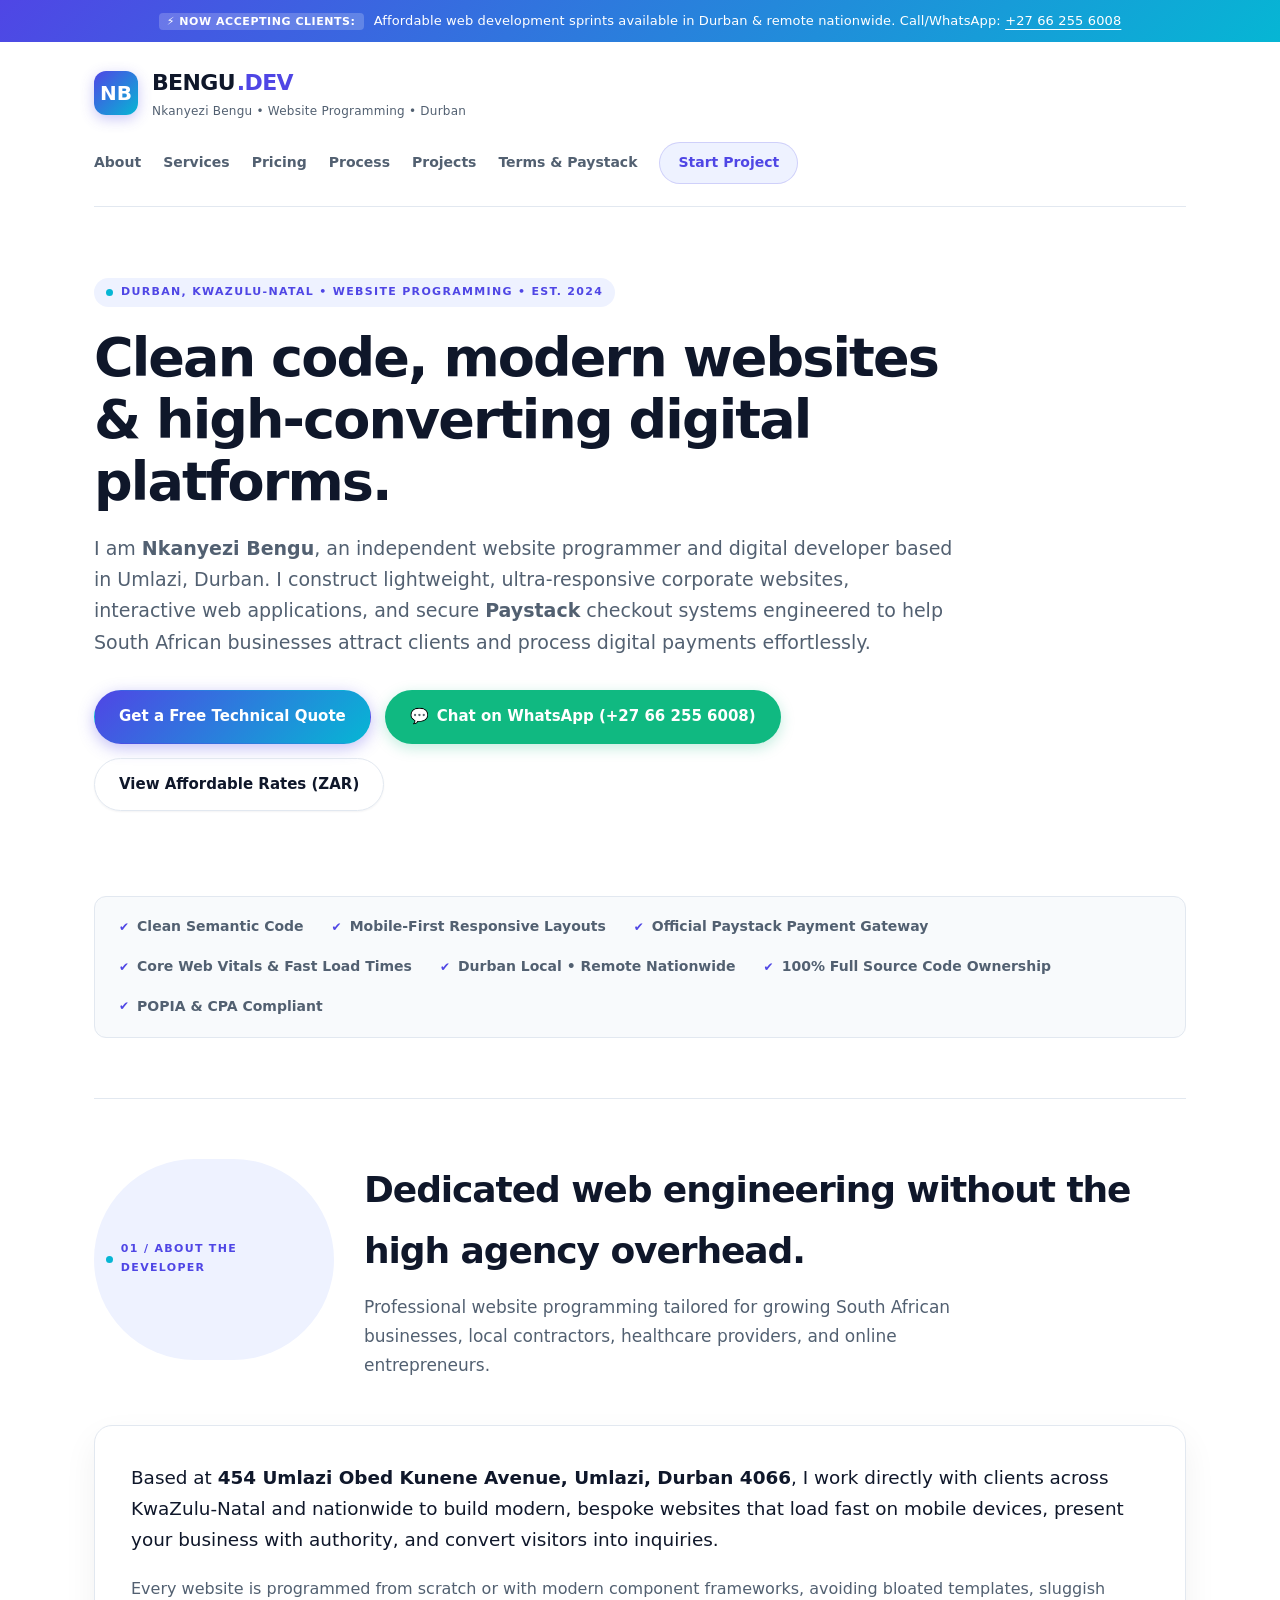
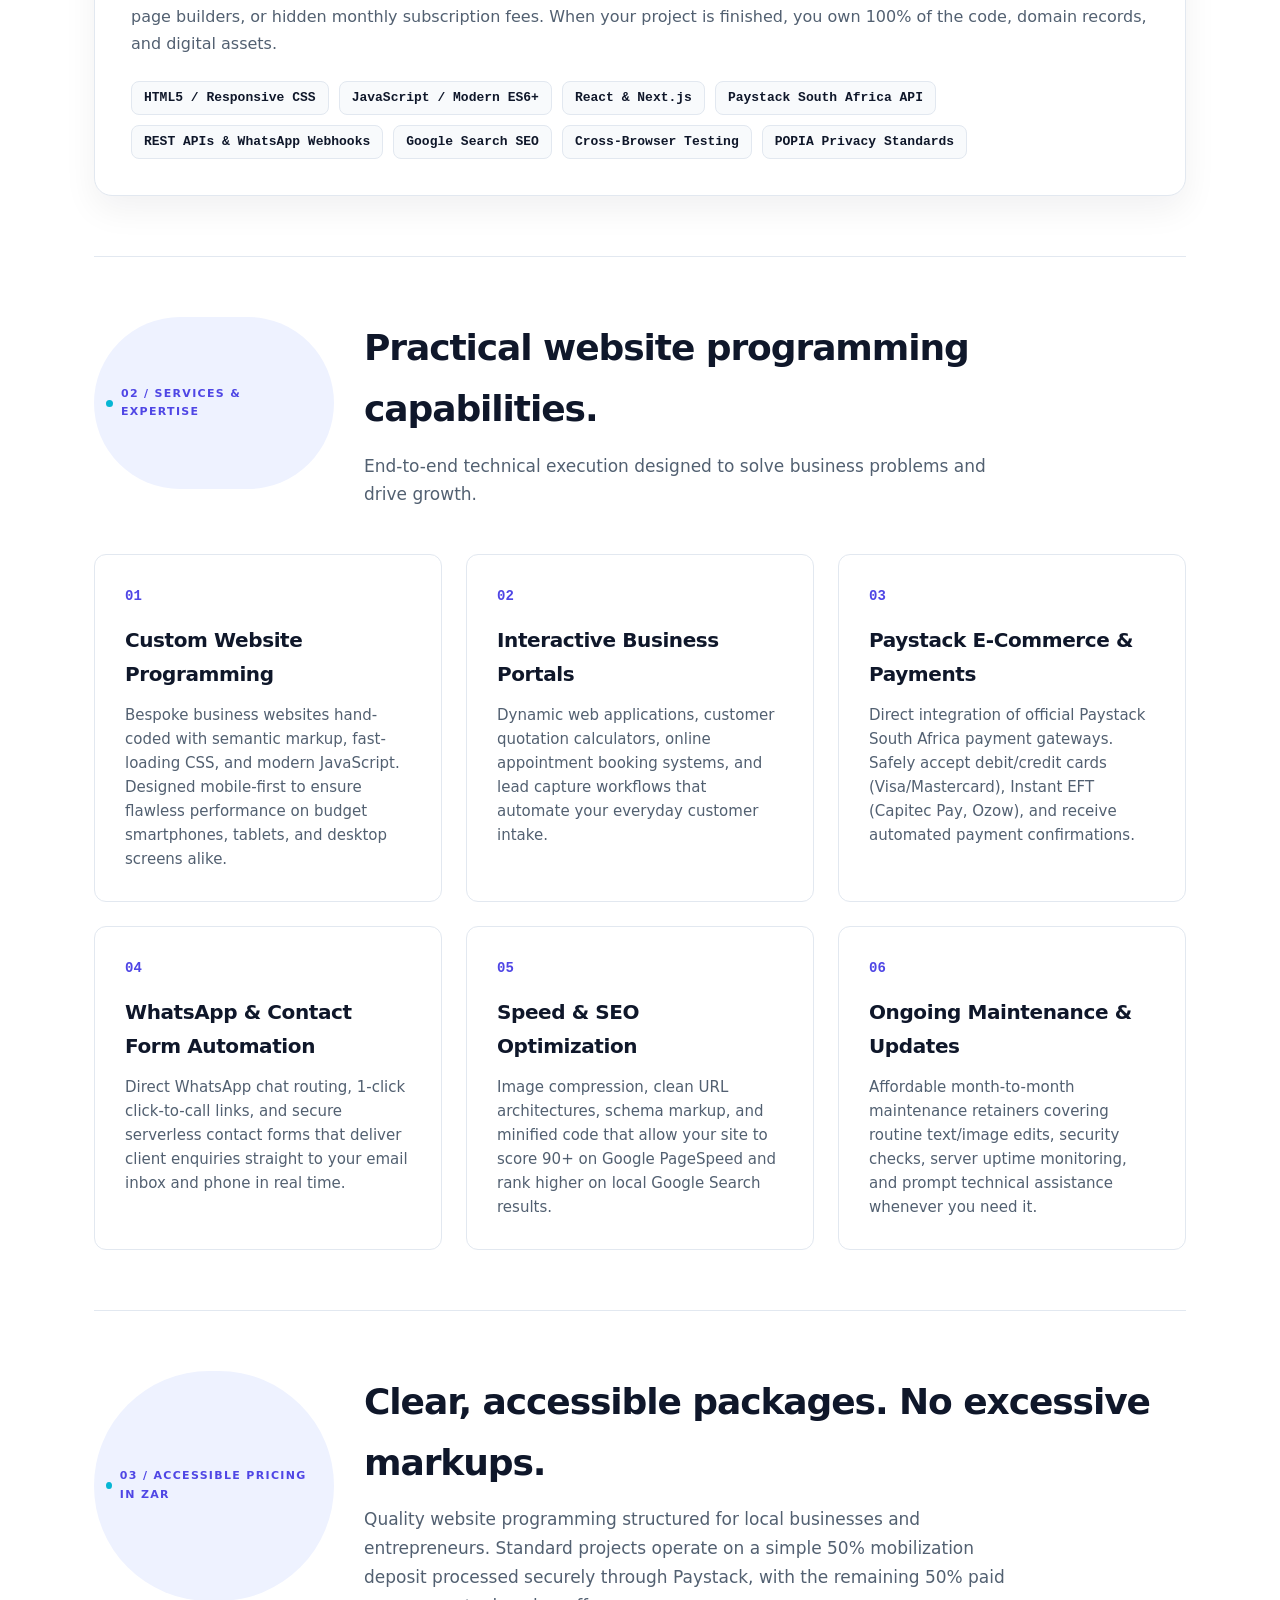
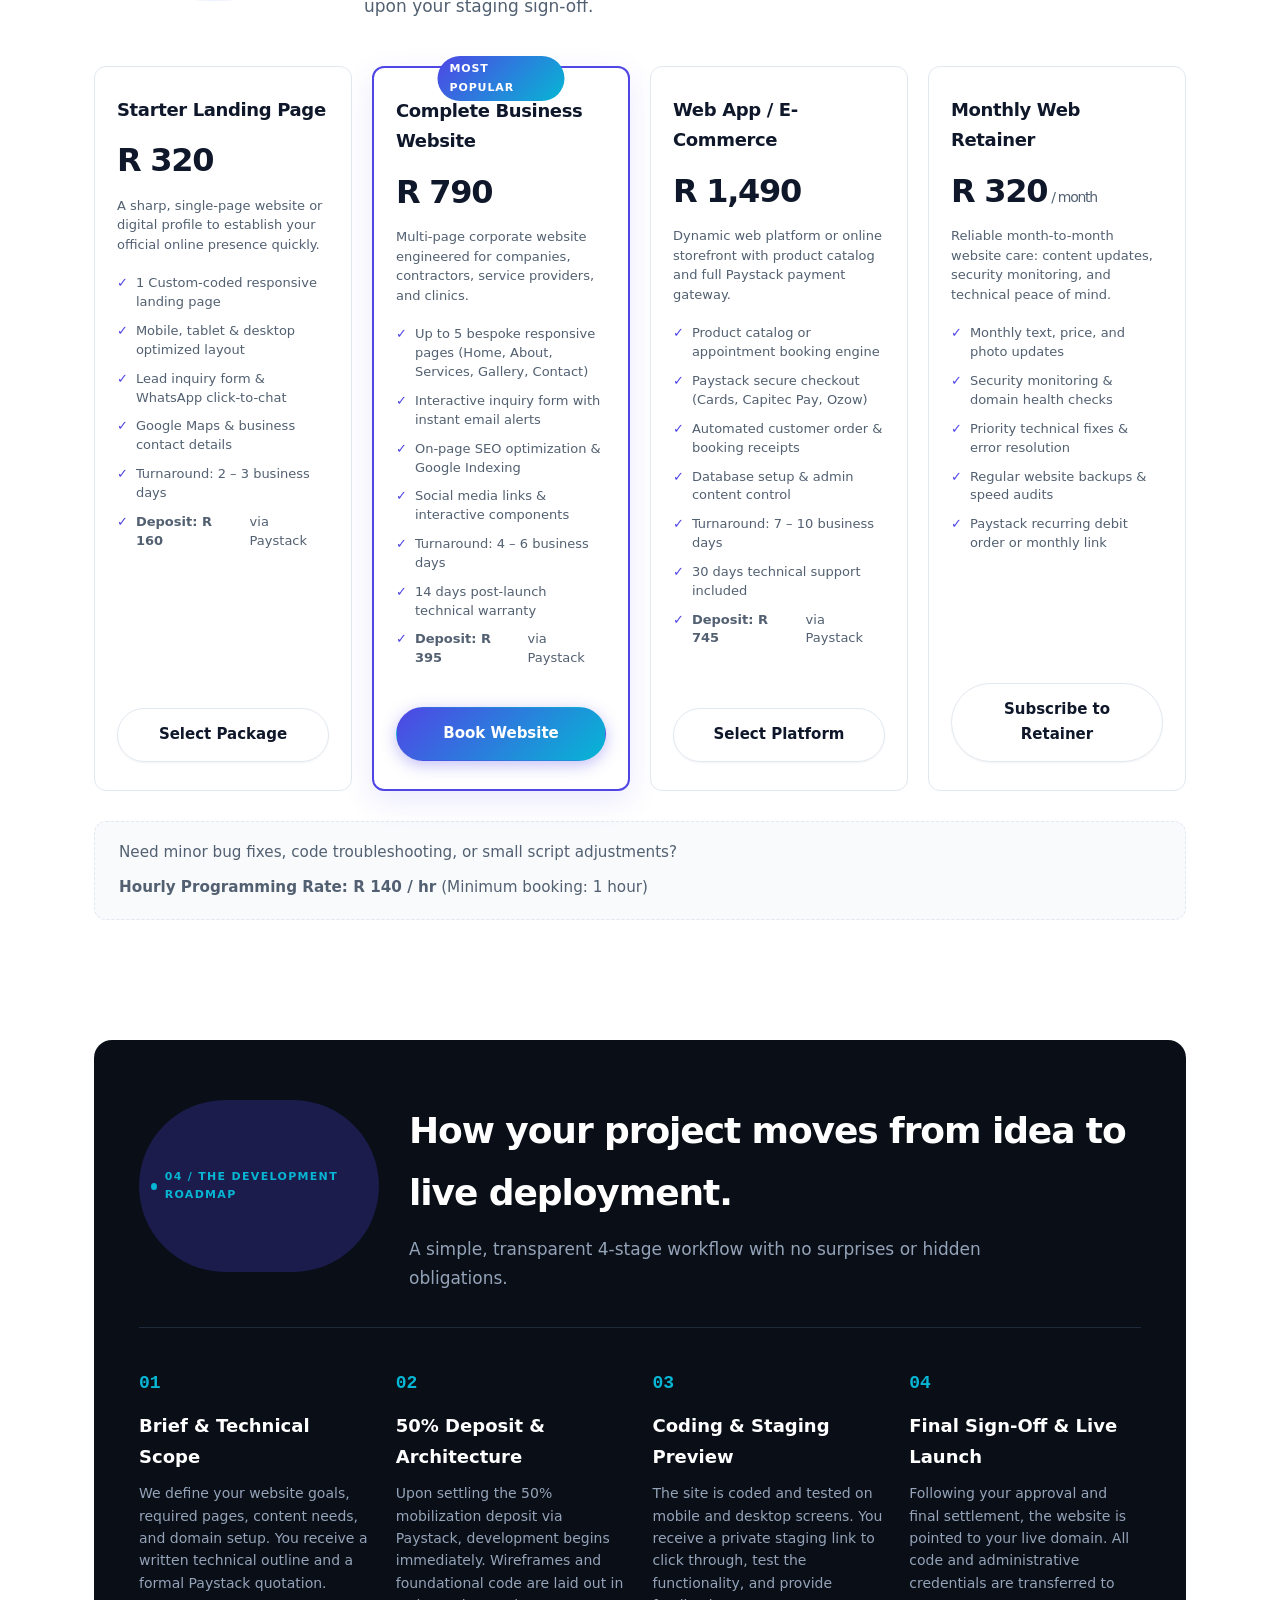
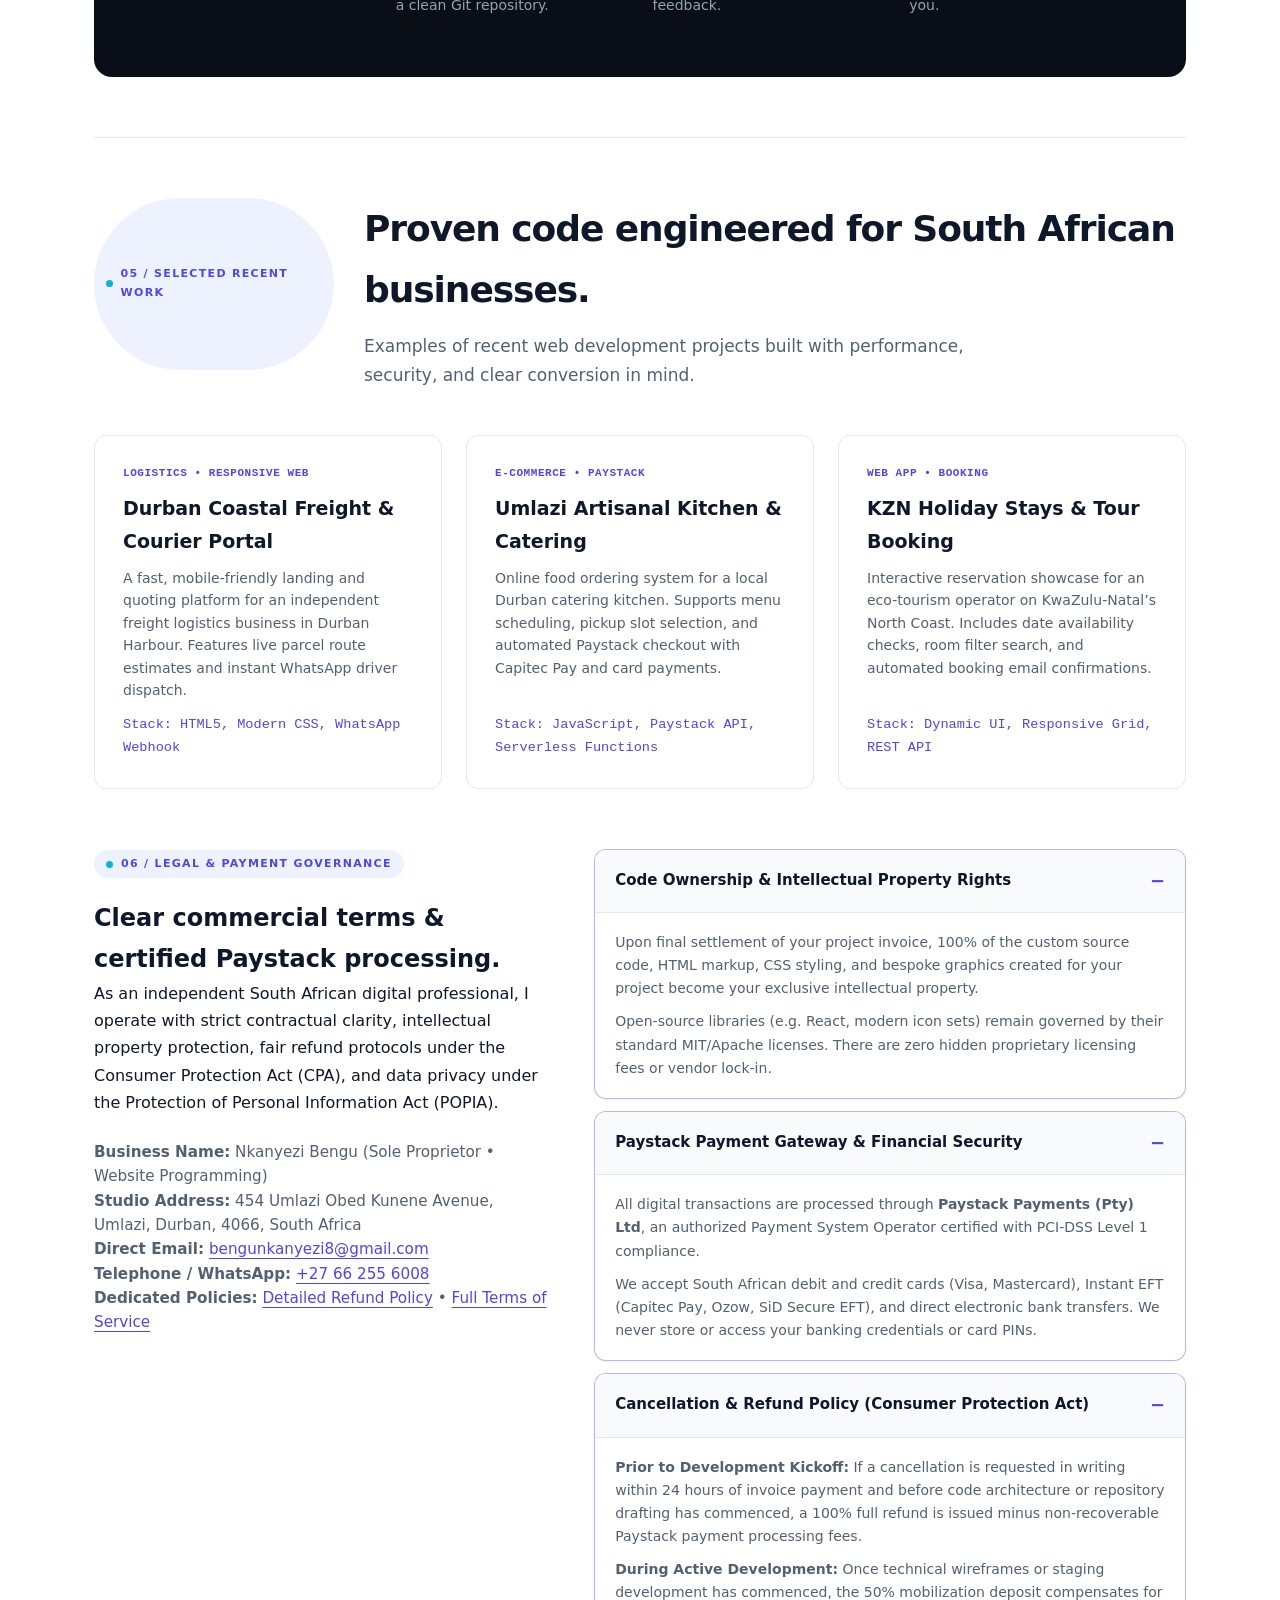
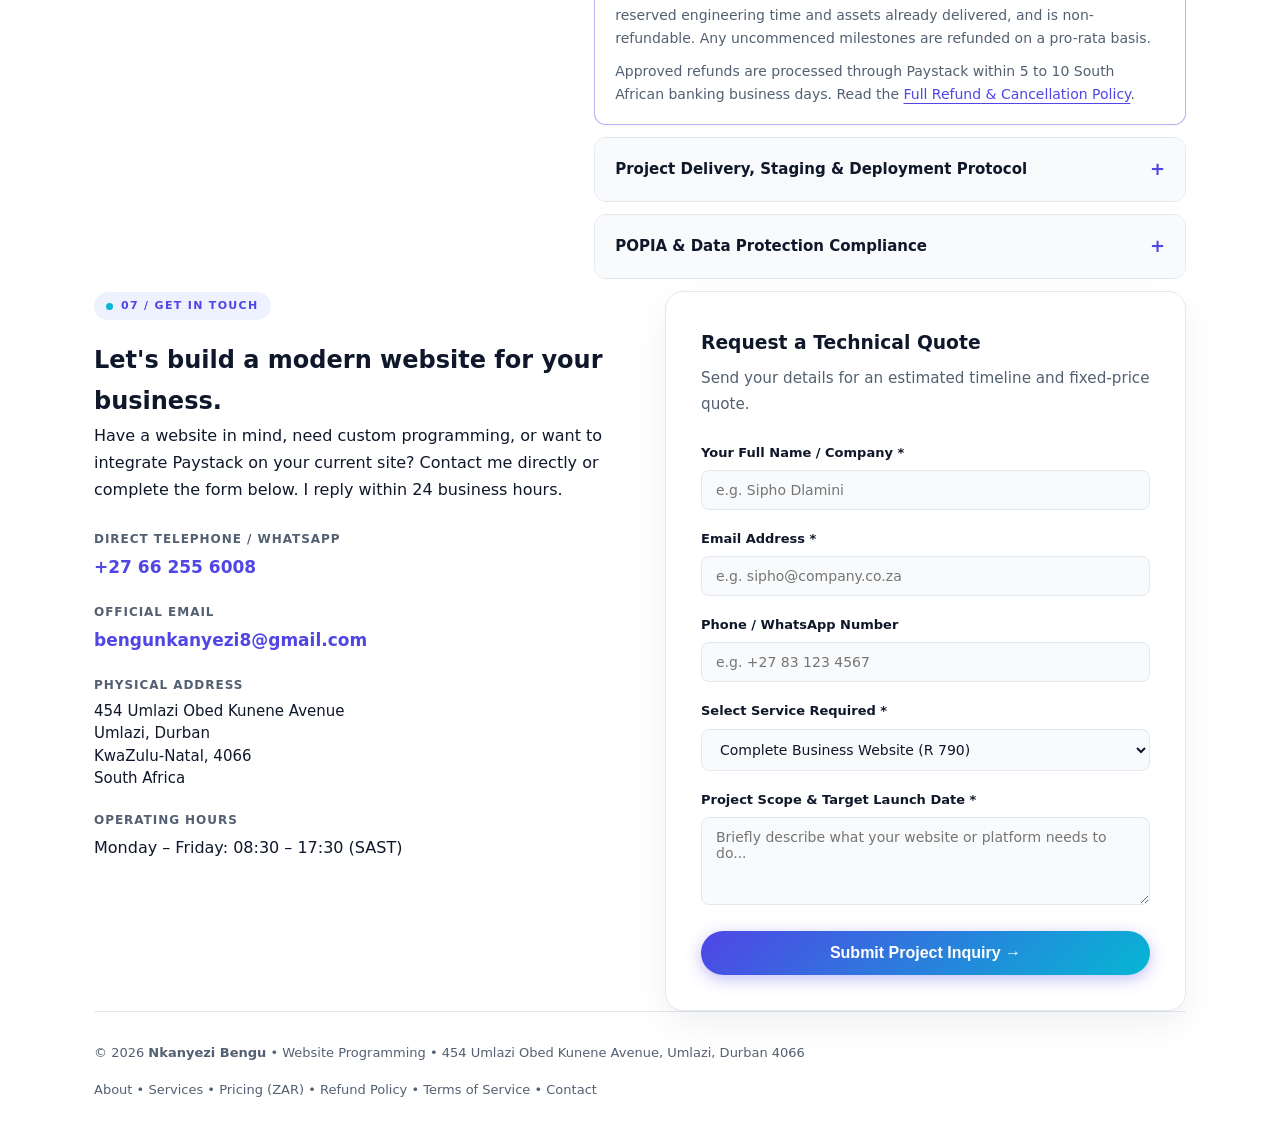
<file: index.html>
<!DOCTYPE html>
<html lang="en">
<head>
  <meta charset="UTF-8">
  <meta name="viewport" content="width=device-width, initial-scale=1.0">
  <title>Nkanyezi Bengu &bull; Website Programming &amp; Web Development | Durban, South Africa</title>
  <meta name="description" content="Official website of Nkanyezi Bengu. Professional website programming, responsive business websites, web apps, and Paystack payment integrations based in Umlazi, Durban.">
  <meta name="keywords" content="Nkanyezi Bengu, Website Programming Durban, Web Developer Umlazi, Paystack Integration South Africa, Custom Websites, Frontend Developer Durban">
  <meta name="author" content="Nkanyezi Bengu">

  <!-- Open Graph -->
  <meta property="og:type" content="website">
  <meta property="og:title" content="Nkanyezi Bengu &bull; Professional Website Programming">
  <meta property="og:description" content="Clean code, modern websites & high-converting digital platforms. Based in Durban, South Africa.">
  <meta property="og:url" content="https://bengu-web.vercel.app">

  <!-- Favicon SVG -->
  <link rel="icon" type="image/svg+xml" href="data:image/svg+xml,<svg xmlns='http://www.w3.org/2000/svg' viewBox='0 0 100 100'><rect width='100' height='100' rx='22' fill='%23090e17'/><path d='M30 75 V25 L70 75 V25' stroke='%234f46e5' stroke-width='10' stroke-linecap='round' stroke-linejoin='round' fill='none'/><circle cx='70' cy='25' r='5' fill='%2306b6d4'/></svg>">

  <link rel="stylesheet" href="/styles.css">
</head>
<body>
  <a class="skip" href="#main">Skip to main content</a>

  <div class="top-announcement">
    <strong>⚡ NOW ACCEPTING CLIENTS:</strong> Affordable web development sprints available in Durban &amp; remote nationwide. Call/WhatsApp: <a href="tel:+27662556008" style="color: #fff; text-decoration: underline;">+27 66 255 6008</a>
  </div>

  <div class="wrap">
    <header>
      <div class="brand-wrapper">
        <div class="brand-logo-mark">NB</div>
        <div class="brand-names">
          <a class="wordmark" href="/">BENGU<span>.DEV</span></a>
          <span class="brand-sub">Nkanyezi Bengu &bull; Website Programming &bull; Durban</span>
        </div>
      </div>
      <nav aria-label="Main Navigation">
        <a href="#about">About</a>
        <a href="#services">Services</a>
        <a href="#pricing">Pricing</a>
        <a href="#process">Process</a>
        <a href="#work">Projects</a>
        <a href="#compliance">Terms &amp; Paystack</a>
        <a href="#contact" class="nav-cta-btn">Start Project</a>
      </nav>
    </header>

    <main id="main">
      <!-- Hero Section -->
      <section class="hero">
        <div>
          <span class="eyebrow">DURBAN, KWAZULU-NATAL &bull; WEBSITE PROGRAMMING &bull; EST. 2024</span>
          <h1>Clean code, modern websites &amp; high-converting digital platforms.</h1>
          <p class="intro">
            I am <strong>Nkanyezi Bengu</strong>, an independent website programmer and digital developer based in Umlazi, Durban. 
            I construct lightweight, ultra-responsive corporate websites, interactive web applications, and secure 
            <strong>Paystack</strong> checkout systems engineered to help South African businesses attract clients and process digital payments effortlessly.
          </p>
          <div class="btn-group">
            <a class="button primary-accent" href="#contact">Get a Free Technical Quote</a>
            <a class="button whatsapp-btn" href="https://wa.me/27662556008" target="_blank" rel="noopener noreferrer">
              <span>💬</span> Chat on WhatsApp (+27 66 255 6008)
            </a>
            <a class="button outline" href="#pricing">View Affordable Rates (ZAR)</a>
          </div>
        </div>
      </section>

      <!-- Feature Strip -->
      <div class="strip">
        <span>Clean Semantic Code</span>
        <span>Mobile-First Responsive Layouts</span>
        <span>Official Paystack Payment Gateway</span>
        <span>Core Web Vitals &amp; Fast Load Times</span>
        <span>Durban Local &bull; Remote Nationwide</span>
        <span>100% Full Source Code Ownership</span>
        <span>POPIA &amp; CPA Compliant</span>
      </div>

      <!-- About Section -->
      <section class="section" id="about">
        <div class="section-top">
          <span class="eyebrow">01 / ABOUT THE DEVELOPER</span>
          <div>
            <h2>Dedicated web engineering without the high agency overhead.</h2>
            <p>
              Professional website programming tailored for growing South African businesses, local contractors, healthcare providers, and online entrepreneurs.
            </p>
          </div>
        </div>

        <div class="about-card">
          <p style="font-size: 1.15rem; color: var(--text-main); margin-bottom: 20px;">
            Based at <strong>454 Umlazi Obed Kunene Avenue, Umlazi, Durban 4066</strong>, I work directly with clients across KwaZulu-Natal 
            and nationwide to build modern, bespoke websites that load fast on mobile devices, present your business with authority, and convert visitors into inquiries.
          </p>
          <p style="color: var(--text-muted); margin-bottom: 24px;">
            Every website is programmed from scratch or with modern component frameworks, avoiding bloated templates, sluggish page builders, 
            or hidden monthly subscription fees. When your project is finished, you own 100% of the code, domain records, and digital assets.
          </p>

          <div style="display: flex; flex-wrap: wrap; gap: 10px; margin-top: 15px;">
            <span class="tech-tag">HTML5 / Responsive CSS</span>
            <span class="tech-tag">JavaScript / Modern ES6+</span>
            <span class="tech-tag">React &amp; Next.js</span>
            <span class="tech-tag">Paystack South Africa API</span>
            <span class="tech-tag">REST APIs &amp; WhatsApp Webhooks</span>
            <span class="tech-tag">Google Search SEO</span>
            <span class="tech-tag">Cross-Browser Testing</span>
            <span class="tech-tag">POPIA Privacy Standards</span>
          </div>
        </div>
      </section>

      <!-- Services Section -->
      <section class="section" id="services">
        <div class="section-top">
          <span class="eyebrow">02 / SERVICES &amp; EXPERTISE</span>
          <div>
            <h2>Practical website programming capabilities.</h2>
            <p>End-to-end technical execution designed to solve business problems and drive growth.</p>
          </div>
        </div>

        <div class="services">
          <div class="service">
            <span class="number">01</span>
            <h3>Custom Website Programming</h3>
            <p>
              Bespoke business websites hand-coded with semantic markup, fast-loading CSS, and modern JavaScript. 
              Designed mobile-first to ensure flawless performance on budget smartphones, tablets, and desktop screens alike.
            </p>
          </div>

          <div class="service">
            <span class="number">02</span>
            <h3>Interactive Business Portals</h3>
            <p>
              Dynamic web applications, customer quotation calculators, online appointment booking systems, and lead capture workflows 
              that automate your everyday customer intake.
            </p>
          </div>

          <div class="service">
            <span class="number">03</span>
            <h3>Paystack E-Commerce &amp; Payments</h3>
            <p>
              Direct integration of official Paystack South Africa payment gateways. Safely accept debit/credit cards (Visa/Mastercard), 
              Instant EFT (Capitec Pay, Ozow), and receive automated payment confirmations.
            </p>
          </div>

          <div class="service">
            <span class="number">04</span>
            <h3>WhatsApp &amp; Contact Form Automation</h3>
            <p>
              Direct WhatsApp chat routing, 1-click click-to-call links, and secure serverless contact forms that deliver client enquiries 
              straight to your email inbox and phone in real time.
            </p>
          </div>

          <div class="service">
            <span class="number">05</span>
            <h3>Speed &amp; SEO Optimization</h3>
            <p>
              Image compression, clean URL architectures, schema markup, and minified code that allow your site to score 90+ on Google PageSpeed 
              and rank higher on local Google Search results.
            </p>
          </div>

          <div class="service">
            <span class="number">06</span>
            <h3>Ongoing Maintenance &amp; Updates</h3>
            <p>
              Affordable month-to-month maintenance retainers covering routine text/image edits, security checks, server uptime monitoring, 
              and prompt technical assistance whenever you need it.
            </p>
          </div>
        </div>
      </section>

      <!-- Pricing Section -->
      <section class="section" id="pricing">
        <div class="section-top">
          <span class="eyebrow">03 / ACCESSIBLE PRICING IN ZAR</span>
          <div>
            <h2>Clear, accessible packages. No excessive markups.</h2>
            <p>
              Quality website programming structured for local businesses and entrepreneurs. Standard projects operate on a simple 
              50% mobilization deposit processed securely through Paystack, with the remaining 50% paid upon your staging sign-off.
            </p>
          </div>
        </div>

        <div class="pricing-cards-grid">
          <!-- Tier 1 -->
          <div class="pricing-item">
            <div class="pricing-item-title">Starter Landing Page</div>
            <div class="pricing-item-cost">R 320</div>
            <div class="pricing-item-desc">A sharp, single-page website or digital profile to establish your official online presence quickly.</div>
            <ul class="pricing-item-list">
              <li>1 Custom-coded responsive landing page</li>
              <li>Mobile, tablet &amp; desktop optimized layout</li>
              <li>Lead inquiry form &amp; WhatsApp click-to-chat</li>
              <li>Google Maps &amp; business contact details</li>
              <li>Turnaround: 2 &ndash; 3 business days</li>
              <li><strong>Deposit: R 160</strong> via Paystack</li>
            </ul>
            <a href="#contact" class="button outline" style="width: 100%; text-align: center; margin-top: 15px;">Select Package</a>
          </div>

          <!-- Tier 2 (Highlighted) -->
          <div class="pricing-item highlighted">
            <div class="highlight-badge">MOST POPULAR</div>
            <div class="pricing-item-title">Complete Business Website</div>
            <div class="pricing-item-cost">R 790</div>
            <div class="pricing-item-desc">Multi-page corporate website engineered for companies, contractors, service providers, and clinics.</div>
            <ul class="pricing-item-list">
              <li>Up to 5 bespoke responsive pages (Home, About, Services, Gallery, Contact)</li>
              <li>Interactive inquiry form with instant email alerts</li>
              <li>On-page SEO optimization &amp; Google Indexing</li>
              <li>Social media links &amp; interactive components</li>
              <li>Turnaround: 4 &ndash; 6 business days</li>
              <li>14 days post-launch technical warranty</li>
              <li><strong>Deposit: R 395</strong> via Paystack</li>
            </ul>
            <a href="#contact" class="button primary-accent" style="width: 100%; text-align: center; margin-top: 15px;">Book Website</a>
          </div>

          <!-- Tier 3 -->
          <div class="pricing-item">
            <div class="pricing-item-title">Web App / E-Commerce</div>
            <div class="pricing-item-cost">R 1,490</div>
            <div class="pricing-item-desc">Dynamic web platform or online storefront with product catalog and full Paystack payment gateway.</div>
            <ul class="pricing-item-list">
              <li>Product catalog or appointment booking engine</li>
              <li>Paystack secure checkout (Cards, Capitec Pay, Ozow)</li>
              <li>Automated customer order &amp; booking receipts</li>
              <li>Database setup &amp; admin content control</li>
              <li>Turnaround: 7 &ndash; 10 business days</li>
              <li>30 days technical support included</li>
              <li><strong>Deposit: R 745</strong> via Paystack</li>
            </ul>
            <a href="#contact" class="button outline" style="width: 100%; text-align: center; margin-top: 15px;">Select Platform</a>
          </div>

          <!-- Tier 4 -->
          <div class="pricing-item">
            <div class="pricing-item-title">Monthly Web Retainer</div>
            <div class="pricing-item-cost">R 320 <span>/ month</span></div>
            <div class="pricing-item-desc">Reliable month-to-month website care: content updates, security monitoring, and technical peace of mind.</div>
            <ul class="pricing-item-list">
              <li>Monthly text, price, and photo updates</li>
              <li>Security monitoring &amp; domain health checks</li>
              <li>Priority technical fixes &amp; error resolution</li>
              <li>Regular website backups &amp; speed audits</li>
              <li>Paystack recurring debit order or monthly link</li>
            </ul>
            <a href="#contact" class="button outline" style="width: 100%; text-align: center; margin-top: 15px;">Subscribe to Retainer</a>
          </div>
        </div>

        <div style="background: var(--surface); padding: 18px 24px; border-radius: var(--radius); border: 1px dashed var(--border); margin-top: 30px; font-size: 0.95rem; color: var(--text-muted); display: flex; align-items: center; justify-content: space-between; flex-wrap: wrap; gap: 10px;">
          <span>Need minor bug fixes, code troubleshooting, or small script adjustments?</span>
          <span><strong>Hourly Programming Rate: R 140 / hr</strong> (Minimum booking: 1 hour)</span>
        </div>
      </section>

      <!-- Process Section -->
      <section class="process" id="process">
        <div class="section-top">
          <span class="eyebrow">04 / THE DEVELOPMENT ROADMAP</span>
          <div>
            <h2>How your project moves from idea to live deployment.</h2>
            <p>A simple, transparent 4-stage workflow with no surprises or hidden obligations.</p>
          </div>
        </div>

        <div class="steps">
          <div>
            <span class="number">01</span>
            <h3>Brief &amp; Technical Scope</h3>
            <p>
              We define your website goals, required pages, content needs, and domain setup. 
              You receive a written technical outline and a formal Paystack quotation.
            </p>
          </div>

          <div>
            <span class="number">02</span>
            <h3>50% Deposit &amp; Architecture</h3>
            <p>
              Upon settling the 50% mobilization deposit via Paystack, development begins immediately. 
              Wireframes and foundational code are laid out in a clean Git repository.
            </p>
          </div>

          <div>
            <span class="number">03</span>
            <h3>Coding &amp; Staging Preview</h3>
            <p>
              The site is coded and tested on mobile and desktop screens. You receive a private staging link 
              to click through, test the functionality, and provide feedback.
            </p>
          </div>

          <div>
            <span class="number">04</span>
            <h3>Final Sign-Off &amp; Live Launch</h3>
            <p>
              Following your approval and final settlement, the website is pointed to your live domain. 
              All code and administrative credentials are transferred to you.
            </p>
          </div>
        </div>
      </section>

      <!-- Selected Projects Section -->
      <section class="section" id="work">
        <div class="section-top">
          <span class="eyebrow">05 / SELECTED RECENT WORK</span>
          <div>
            <h2>Proven code engineered for South African businesses.</h2>
            <p>Examples of recent web development projects built with performance, security, and clear conversion in mind.</p>
          </div>
        </div>

        <div class="work-grid">
          <div class="work-card">
            <span class="work-tag">LOGISTICS &bull; RESPONSIVE WEB</span>
            <h3>Durban Coastal Freight &amp; Courier Portal</h3>
            <p>
              A fast, mobile-friendly landing and quoting platform for an independent freight logistics business in Durban Harbour. 
              Features live parcel route estimates and instant WhatsApp driver dispatch.
            </p>
            <div style="font-size: 0.85rem; color: var(--primary); font-family: var(--font-mono); margin-top: 12px;">
              Stack: HTML5, Modern CSS, WhatsApp Webhook
            </div>
          </div>

          <div class="work-card">
            <span class="work-tag">E-COMMERCE &bull; PAYSTACK</span>
            <h3>Umlazi Artisanal Kitchen &amp; Catering</h3>
            <p>
              Online food ordering system for a local Durban catering kitchen. Supports menu scheduling, pickup slot selection, 
              and automated Paystack checkout with Capitec Pay and card payments.
            </p>
            <div style="font-size: 0.85rem; color: var(--primary); font-family: var(--font-mono); margin-top: 12px;">
              Stack: JavaScript, Paystack API, Serverless Functions
            </div>
          </div>

          <div class="work-card">
            <span class="work-tag">WEB APP &bull; BOOKING</span>
            <h3>KZN Holiday Stays &amp; Tour Booking</h3>
            <p>
              Interactive reservation showcase for an eco-tourism operator on KwaZulu-Natal’s North Coast. 
              Includes date availability checks, room filter search, and automated booking email confirmations.
            </p>
            <div style="font-size: 0.85rem; color: var(--primary); font-family: var(--font-mono); margin-top: 12px;">
              Stack: Dynamic UI, Responsive Grid, REST API
            </div>
          </div>
        </div>
      </section>

      <!-- Compliance & Legal Section -->
      <section class="project" id="compliance">
        <div>
          <span class="eyebrow">06 / LEGAL &amp; PAYMENT GOVERNANCE</span>
          <h2>Clear commercial terms &amp; certified Paystack processing.</h2>
          <p>
            As an independent South African digital professional, I operate with strict contractual clarity, intellectual property protection, 
            fair refund protocols under the Consumer Protection Act (CPA), and data privacy under the Protection of Personal Information Act (POPIA).
          </p>
          <div style="margin-top: 24px;">
            <p style="font-size: 0.95rem; color: var(--text-muted); line-height: 1.6;">
              <strong>Business Name:</strong> Nkanyezi Bengu (Sole Proprietor &bull; Website Programming)<br>
              <strong>Studio Address:</strong> 454 Umlazi Obed Kunene Avenue, Umlazi, Durban, 4066, South Africa<br>
              <strong>Direct Email:</strong> <a href="mailto:bengunkanyezi8@gmail.com">bengunkanyezi8@gmail.com</a><br>
              <strong>Telephone / WhatsApp:</strong> <a href="tel:+27662556008">+27 66 255 6008</a><br>
              <strong>Dedicated Policies:</strong> <a href="/refund-policy.html">Detailed Refund Policy</a> &bull; <a href="/terms.html">Full Terms of Service</a>
            </p>
          </div>
        </div>

        <div>
          <!-- Terms -->
          <details id="terms" open>
            <summary>Code Ownership &amp; Intellectual Property Rights</summary>
            <div>
              <p>
                Upon final settlement of your project invoice, 100% of the custom source code, HTML markup, CSS styling, 
                and bespoke graphics created for your project become your exclusive intellectual property.
              </p>
              <p>
                Open-source libraries (e.g. React, modern icon sets) remain governed by their standard MIT/Apache licenses. 
                There are zero hidden proprietary licensing fees or vendor lock-in.
              </p>
            </div>
          </details>

          <!-- Payments -->
          <details id="payments" open>
            <summary>Paystack Payment Gateway &amp; Financial Security</summary>
            <div>
              <p>
                All digital transactions are processed through <strong>Paystack Payments (Pty) Ltd</strong>, an authorized Payment System Operator 
                certified with PCI-DSS Level 1 compliance. 
              </p>
              <p>
                We accept South African debit and credit cards (Visa, Mastercard), Instant EFT (Capitec Pay, Ozow, SiD Secure EFT), 
                and direct electronic bank transfers. We never store or access your banking credentials or card PINs.
              </p>
            </div>
          </details>

          <!-- Refunds -->
          <details id="refunds" open>
            <summary>Cancellation &amp; Refund Policy (Consumer Protection Act)</summary>
            <div>
              <p>
                <strong>Prior to Development Kickoff:</strong> If a cancellation is requested in writing within 24 hours of invoice payment 
                and before code architecture or repository drafting has commenced, a 100% full refund is issued minus non-recoverable Paystack payment processing fees.
              </p>
              <p>
                <strong>During Active Development:</strong> Once technical wireframes or staging development has commenced, the 50% mobilization deposit 
                compensates for reserved engineering time and assets already delivered, and is non-refundable. Any uncommenced milestones are refunded on a pro-rata basis.
              </p>
              <p>
                Approved refunds are processed through Paystack within 5 to 10 South African banking business days. 
                Read the <a href="/refund-policy.html">Full Refund &amp; Cancellation Policy</a>.
              </p>
            </div>
          </details>

          <!-- Delivery -->
          <details id="delivery">
            <summary>Project Delivery, Staging &amp; Deployment Protocol</summary>
            <div>
              <p>
                You receive a private staging link to test every page and button before the website goes public. 
                Final deployment is made to your preferred hosting provider (e.g., Vercel, Cloudflare Pages), with full repository access handed over.
              </p>
            </div>
          </details>

          <!-- Privacy -->
          <details id="privacy">
            <summary>POPIA &amp; Data Protection Compliance</summary>
            <div>
              <p>
                In strict compliance with South Africa's Protection of Personal Information Act (POPIA, Act 4 of 2013), all client information, 
                server credentials, and project materials are treated as confidential. Your information is never sold, leased, or shared with third parties.
              </p>
            </div>
          </details>
        </div>
      </section>

      <!-- Contact Section -->
      <section class="contact" id="contact">
        <div class="contact-grid">
          <div>
            <span class="eyebrow">07 / GET IN TOUCH</span>
            <h2>Let's build a modern website for your business.</h2>
            <p>
              Have a website in mind, need custom programming, or want to integrate Paystack on your current site? 
              Contact me directly or complete the form below. I reply within 24 business hours.
            </p>

            <div class="contact-list">
              <div>
                <span class="label">Direct Telephone / WhatsApp</span>
                <a href="tel:+27662556008">+27 66 255 6008</a>
              </div>

              <div>
                <span class="label">Official Email</span>
                <a href="mailto:bengunkanyezi8@gmail.com">bengunkanyezi8@gmail.com</a>
              </div>

              <div>
                <span class="label">Physical Address</span>
                <address>
                  454 Umlazi Obed Kunene Avenue<br>
                  Umlazi, Durban<br>
                  KwaZulu-Natal, 4066<br>
                  South Africa
                </address>
              </div>

              <div>
                <span class="label">Operating Hours</span>
                <span style="color: var(--text-main); font-weight: 500;">Monday &ndash; Friday: 08:30 &ndash; 17:30 (SAST)</span>
              </div>
            </div>
          </div>

          <!-- Interactive Quote Form -->
          <div class="enquiry-form-wrap">
            <h3 style="margin-bottom: 8px;">Request a Technical Quote</h3>
            <p style="font-size: 0.95rem; color: var(--text-muted); margin-bottom: 24px;">Send your details for an estimated timeline and fixed-price quote.</p>

            <form action="mailto:bengunkanyezi8@gmail.com" method="post" enctype="text/plain">
              <div class="form-field">
                <label for="name">Your Full Name / Company *</label>
                <input type="text" id="name" name="Client Name" placeholder="e.g. Sipho Dlamini" required>
              </div>

              <div class="form-field">
                <label for="email">Email Address *</label>
                <input type="email" id="email" name="Client Email" placeholder="e.g. sipho@company.co.za" required>
              </div>

              <div class="form-field">
                <label for="phone">Phone / WhatsApp Number</label>
                <input type="tel" id="phone" name="Phone Number" placeholder="e.g. +27 83 123 4567">
              </div>

              <div class="form-field">
                <label for="service">Select Service Required *</label>
                <select id="service" name="Requested Service" required>
                  <option value="Starter Landing Page (R320)">Starter Landing Page (R 320)</option>
                  <option value="Complete Business Website (R790)" selected>Complete Business Website (R 790)</option>
                  <option value="Web App / E-Commerce (R1,490)">Web App / E-Commerce (R 1,490)</option>
                  <option value="Monthly Web Retainer (R320/mo)">Monthly Maintenance Retainer (R 320 / month)</option>
                  <option value="Hourly Bug Fixes / Custom Code">Hourly Bug Fixes / Custom Code (R 140 / hr)</option>
                </select>
              </div>

              <div class="form-field">
                <label for="message">Project Scope &amp; Target Launch Date *</label>
                <textarea id="message" name="Project Details" rows="4" placeholder="Briefly describe what your website or platform needs to do..." required></textarea>
              </div>

              <button type="submit" class="button primary-accent" style="width: 100%; border: none; cursor: pointer; font-size: 1rem;">
                Submit Project Inquiry &rarr;
              </button>
            </form>
          </div>
        </div>
      </section>
    </main>

    <footer>
      <div>
        &copy; 2026 <strong>Nkanyezi Bengu</strong> &bull; Website Programming &bull; 454 Umlazi Obed Kunene Avenue, Umlazi, Durban 4066
      </div>
      <div>
        <a href="#about">About</a> &bull; 
        <a href="#services">Services</a> &bull; 
        <a href="#pricing">Pricing (ZAR)</a> &bull; 
        <a href="/refund-policy.html">Refund Policy</a> &bull; 
        <a href="/terms.html">Terms of Service</a> &bull; 
        <a href="#contact">Contact</a>
      </div>
    </footer>
  </div>
</body>
</html>
</file>
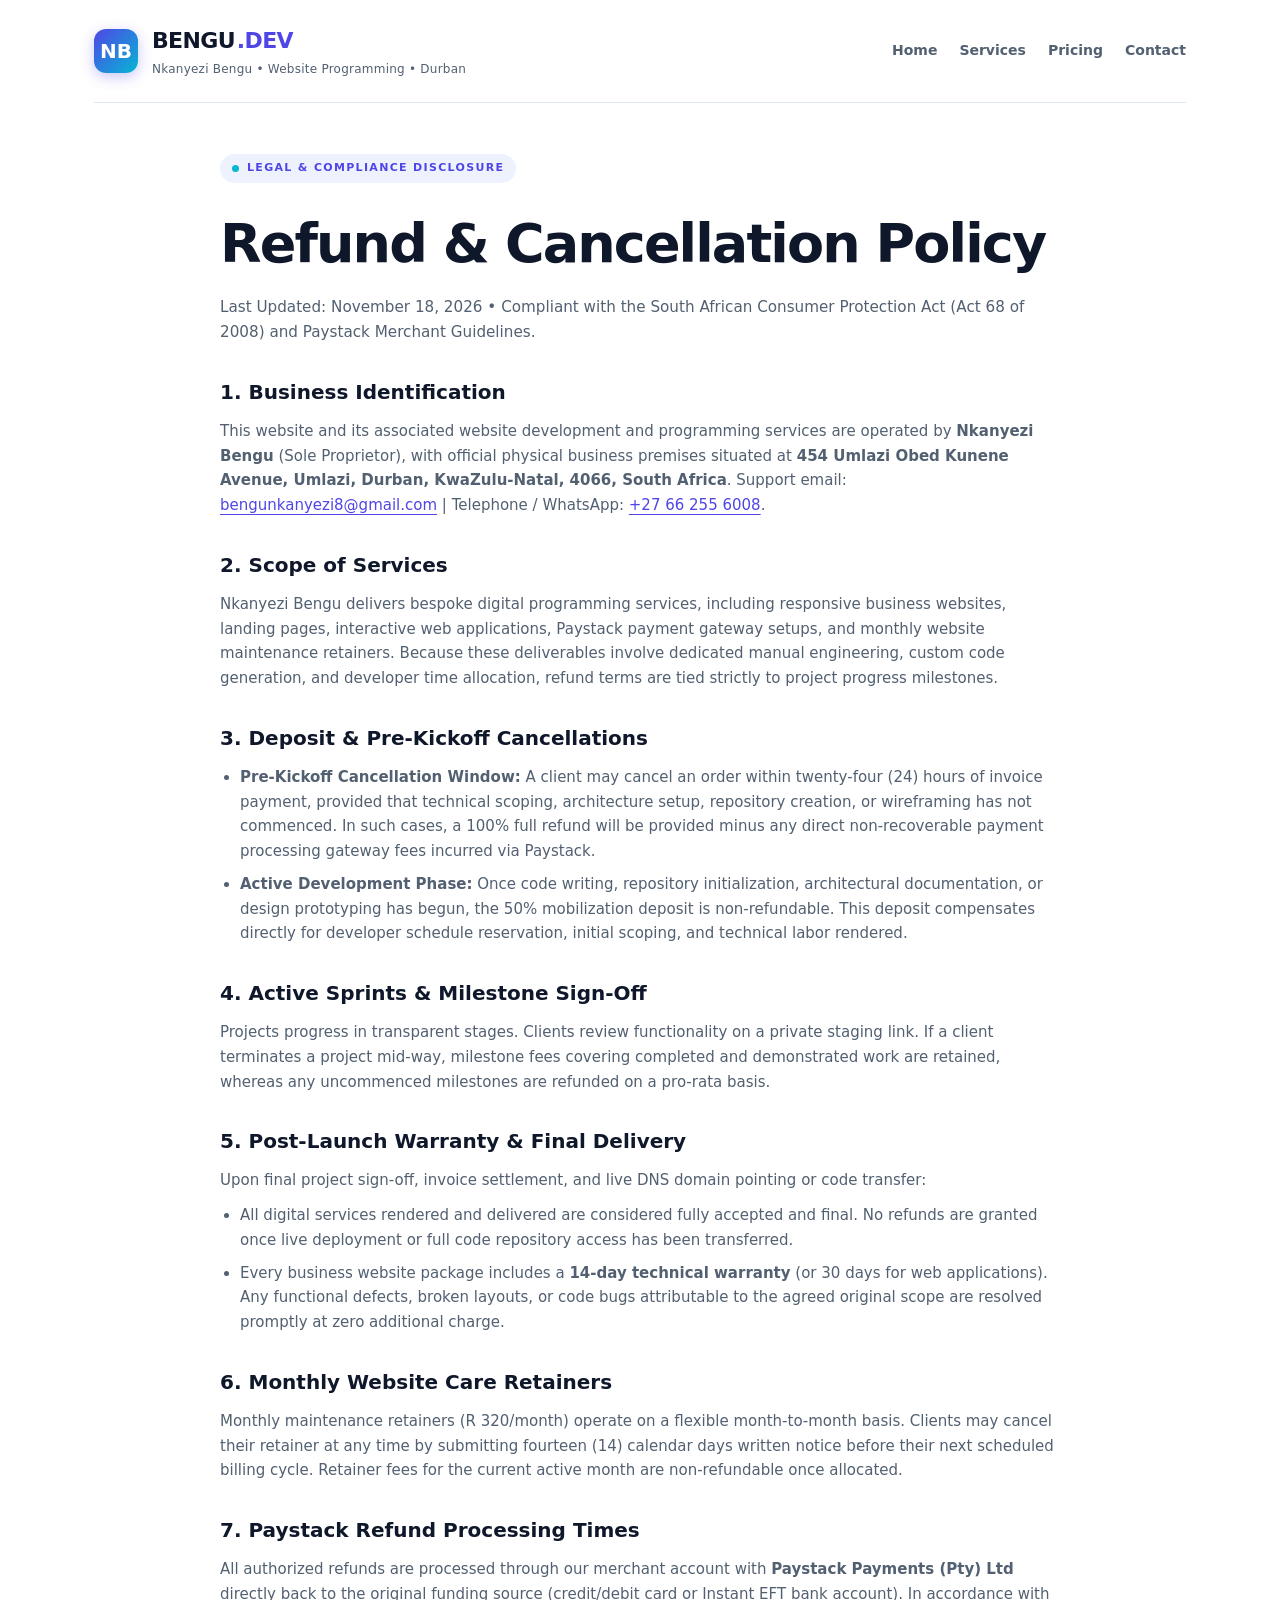
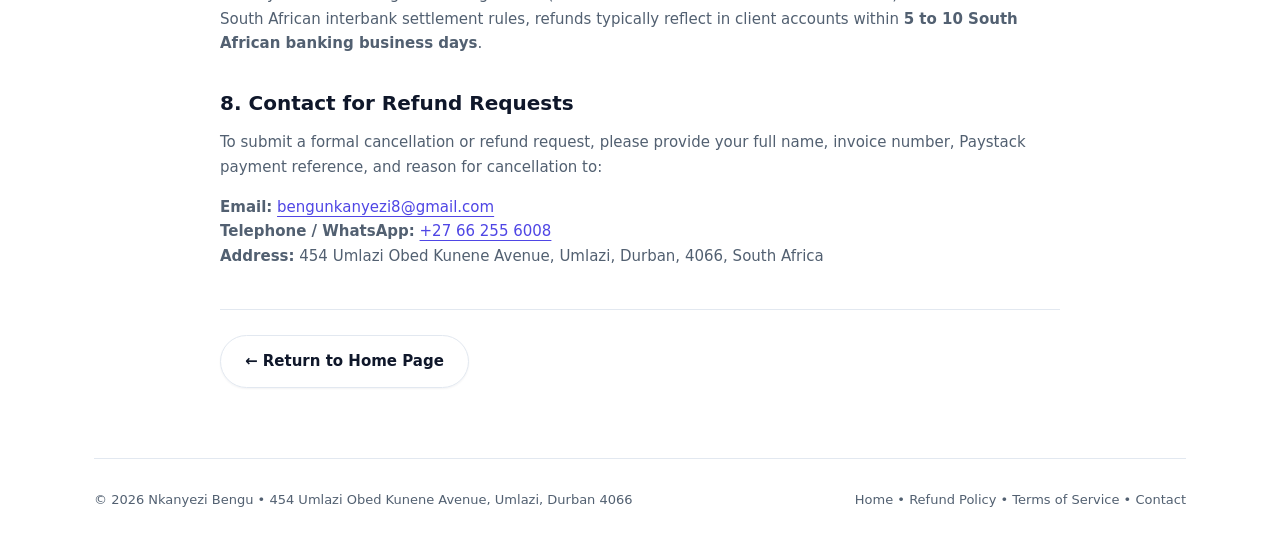
<file: refund-policy.html>
<!DOCTYPE html>
<html lang="en">
<head>
  <meta charset="UTF-8">
  <meta name="viewport" content="width=device-width, initial-scale=1.0">
  <title>Refund &amp; Cancellation Policy &bull; Nkanyezi Bengu Website Programming</title>
  <meta name="description" content="Official Refund and Cancellation Policy for Nkanyezi Bengu Website Programming. Compliant with the South African Consumer Protection Act (CPA) and Paystack merchant standards.">
  <link rel="icon" type="image/svg+xml" href="data:image/svg+xml,<svg xmlns='http://www.w3.org/2000/svg' viewBox='0 0 100 100'><rect width='100' height='100' rx='22' fill='%23090e17'/><path d='M30 75 V25 L70 75 V25' stroke='%234f46e5' stroke-width='10' stroke-linecap='round' stroke-linejoin='round' fill='none'/><circle cx='70' cy='25' r='5' fill='%2306b6d4'/></svg>">
  <link rel="stylesheet" href="/styles.css">
</head>
<body>
  <div class="wrap">
    <header>
      <div class="brand-wrapper">
        <div class="brand-logo-mark">NB</div>
        <div class="brand-names">
          <a class="wordmark" href="/">BENGU<span>.DEV</span></a>
          <span class="brand-sub">Nkanyezi Bengu &bull; Website Programming &bull; Durban</span>
        </div>
      </div>
      <nav>
        <a href="/">Home</a>
        <a href="/#services">Services</a>
        <a href="/#pricing">Pricing</a>
        <a href="/#contact">Contact</a>
      </nav>
    </header>

    <main class="policy-page">
      <span class="eyebrow">LEGAL &amp; COMPLIANCE DISCLOSURE</span>
      <h1>Refund &amp; Cancellation Policy</h1>
      <p style="color: var(--text-muted); font-size: 0.95rem; margin-bottom: 30px;">
        Last Updated: November 18, 2026 &bull; Compliant with the South African Consumer Protection Act (Act 68 of 2008) and Paystack Merchant Guidelines.
      </p>

      <section style="margin-bottom: 30px;">
        <h2>1. Business Identification</h2>
        <p>
          This website and its associated website development and programming services are operated by <strong>Nkanyezi Bengu</strong> (Sole Proprietor), 
          with official physical business premises situated at <strong>454 Umlazi Obed Kunene Avenue, Umlazi, Durban, KwaZulu-Natal, 4066, South Africa</strong>. 
          Support email: <a href="mailto:bengunkanyezi8@gmail.com">bengunkanyezi8@gmail.com</a> | Telephone / WhatsApp: <a href="tel:+27662556008">+27 66 255 6008</a>.
        </p>
      </section>

      <section style="margin-bottom: 30px;">
        <h2>2. Scope of Services</h2>
        <p>
          Nkanyezi Bengu delivers bespoke digital programming services, including responsive business websites, landing pages, interactive web applications, 
          Paystack payment gateway setups, and monthly website maintenance retainers. Because these deliverables involve dedicated manual engineering, 
          custom code generation, and developer time allocation, refund terms are tied strictly to project progress milestones.
        </p>
      </section>

      <section style="margin-bottom: 30px;">
        <h2>3. Deposit &amp; Pre-Kickoff Cancellations</h2>
        <ul>
          <li><strong>Pre-Kickoff Cancellation Window:</strong> A client may cancel an order within twenty-four (24) hours of invoice payment, provided that technical scoping, architecture setup, repository creation, or wireframing has not commenced. In such cases, a 100% full refund will be provided minus any direct non-recoverable payment processing gateway fees incurred via Paystack.</li>
          <li><strong>Active Development Phase:</strong> Once code writing, repository initialization, architectural documentation, or design prototyping has begun, the 50% mobilization deposit is non-refundable. This deposit compensates directly for developer schedule reservation, initial scoping, and technical labor rendered.</li>
        </ul>
      </section>

      <section style="margin-bottom: 30px;">
        <h2>4. Active Sprints &amp; Milestone Sign-Off</h2>
        <p>
          Projects progress in transparent stages. Clients review functionality on a private staging link. If a client terminates a project mid-way, 
          milestone fees covering completed and demonstrated work are retained, whereas any uncommenced milestones are refunded on a pro-rata basis.
        </p>
      </section>

      <section style="margin-bottom: 30px;">
        <h2>5. Post-Launch Warranty &amp; Final Delivery</h2>
        <p>
          Upon final project sign-off, invoice settlement, and live DNS domain pointing or code transfer:
        </p>
        <ul>
          <li>All digital services rendered and delivered are considered fully accepted and final. No refunds are granted once live deployment or full code repository access has been transferred.</li>
          <li>Every business website package includes a <strong>14-day technical warranty</strong> (or 30 days for web applications). Any functional defects, broken layouts, or code bugs attributable to the agreed original scope are resolved promptly at zero additional charge.</li>
        </ul>
      </section>

      <section style="margin-bottom: 30px;">
        <h2>6. Monthly Website Care Retainers</h2>
        <p>
          Monthly maintenance retainers (R 320/month) operate on a flexible month-to-month basis. Clients may cancel their retainer at any time 
          by submitting fourteen (14) calendar days written notice before their next scheduled billing cycle. Retainer fees for the current active month 
          are non-refundable once allocated.
        </p>
      </section>

      <section style="margin-bottom: 30px;">
        <h2>7. Paystack Refund Processing Times</h2>
        <p>
          All authorized refunds are processed through our merchant account with <strong>Paystack Payments (Pty) Ltd</strong> directly back to the original 
          funding source (credit/debit card or Instant EFT bank account). In accordance with South African interbank settlement rules, refunds 
          typically reflect in client accounts within <strong>5 to 10 South African banking business days</strong>.
        </p>
      </section>

      <section style="margin-bottom: 30px;">
        <h2>8. Contact for Refund Requests</h2>
        <p>
          To submit a formal cancellation or refund request, please provide your full name, invoice number, Paystack payment reference, and reason for cancellation to:
        </p>
        <p style="margin-top: 15px;">
          <strong>Email:</strong> <a href="mailto:bengunkanyezi8@gmail.com">bengunkanyezi8@gmail.com</a><br>
          <strong>Telephone / WhatsApp:</strong> <a href="tel:+27662556008">+27 66 255 6008</a><br>
          <strong>Address:</strong> 454 Umlazi Obed Kunene Avenue, Umlazi, Durban, 4066, South Africa
        </p>
      </section>

      <div style="margin-top: 40px; border-top: 1px solid var(--border); padding-top: 25px;">
        <a href="/" class="button outline">&larr; Return to Home Page</a>
      </div>
    </main>

    <footer>
      <div>&copy; 2026 Nkanyezi Bengu &bull; 454 Umlazi Obed Kunene Avenue, Umlazi, Durban 4066</div>
      <div>
        <a href="/">Home</a> &bull; 
        <a href="/refund-policy.html">Refund Policy</a> &bull; 
        <a href="/terms.html">Terms of Service</a> &bull; 
        <a href="/#contact">Contact</a>
      </div>
    </footer>
  </div>
</body>
</html>
</file>
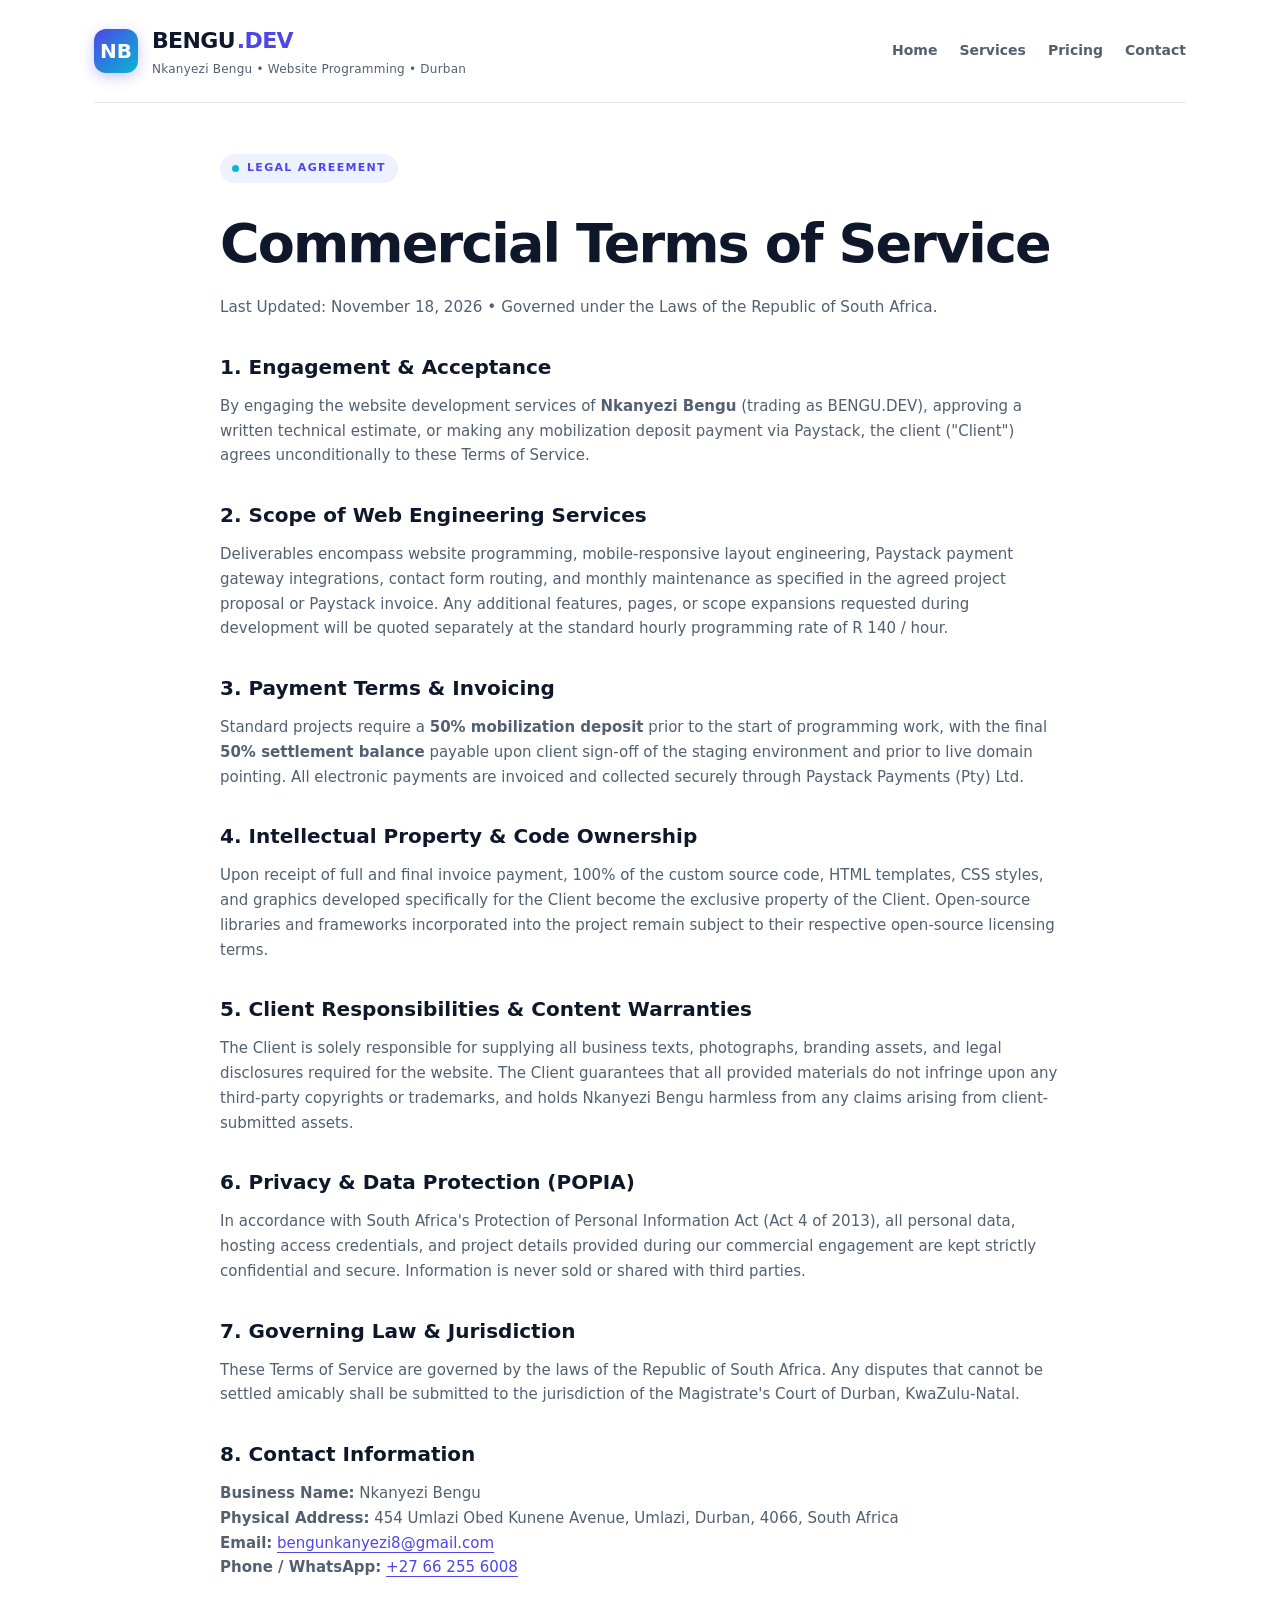
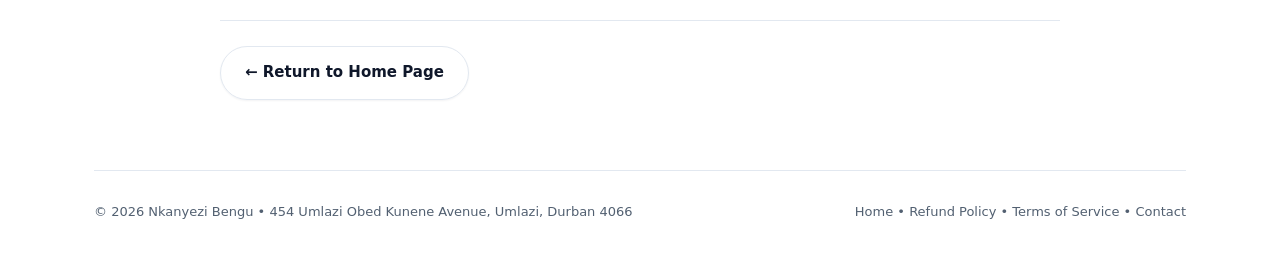
<file: terms.html>
<!DOCTYPE html>
<html lang="en">
<head>
  <meta charset="UTF-8">
  <meta name="viewport" content="width=device-width, initial-scale=1.0">
  <title>Terms of Service &bull; Nkanyezi Bengu Website Programming</title>
  <meta name="description" content="Commercial Terms of Service for website programming and digital software development services provided by Nkanyezi Bengu, Durban, South Africa.">
  <link rel="icon" type="image/svg+xml" href="data:image/svg+xml,<svg xmlns='http://www.w3.org/2000/svg' viewBox='0 0 100 100'><rect width='100' height='100' rx='22' fill='%23090e17'/><path d='M30 75 V25 L70 75 V25' stroke='%234f46e5' stroke-width='10' stroke-linecap='round' stroke-linejoin='round' fill='none'/><circle cx='70' cy='25' r='5' fill='%2306b6d4'/></svg>">
  <link rel="stylesheet" href="/styles.css">
</head>
<body>
  <div class="wrap">
    <header>
      <div class="brand-wrapper">
        <div class="brand-logo-mark">NB</div>
        <div class="brand-names">
          <a class="wordmark" href="/">BENGU<span>.DEV</span></a>
          <span class="brand-sub">Nkanyezi Bengu &bull; Website Programming &bull; Durban</span>
        </div>
      </div>
      <nav>
        <a href="/">Home</a>
        <a href="/#services">Services</a>
        <a href="/#pricing">Pricing</a>
        <a href="/#contact">Contact</a>
      </nav>
    </header>

    <main class="policy-page">
      <span class="eyebrow">LEGAL AGREEMENT</span>
      <h1>Commercial Terms of Service</h1>
      <p style="color: var(--text-muted); font-size: 0.95rem; margin-bottom: 30px;">
        Last Updated: November 18, 2026 &bull; Governed under the Laws of the Republic of South Africa.
      </p>

      <section style="margin-bottom: 30px;">
        <h2>1. Engagement &amp; Acceptance</h2>
        <p>
          By engaging the website development services of <strong>Nkanyezi Bengu</strong> (trading as BENGU.DEV), approving a written technical estimate, 
          or making any mobilization deposit payment via Paystack, the client ("Client") agrees unconditionally to these Terms of Service.
        </p>
      </section>

      <section style="margin-bottom: 30px;">
        <h2>2. Scope of Web Engineering Services</h2>
        <p>
          Deliverables encompass website programming, mobile-responsive layout engineering, Paystack payment gateway integrations, 
          contact form routing, and monthly maintenance as specified in the agreed project proposal or Paystack invoice. 
          Any additional features, pages, or scope expansions requested during development will be quoted separately at the standard hourly programming rate of R 140 / hour.
        </p>
      </section>

      <section style="margin-bottom: 30px;">
        <h2>3. Payment Terms &amp; Invoicing</h2>
        <p>
          Standard projects require a <strong>50% mobilization deposit</strong> prior to the start of programming work, 
          with the final <strong>50% settlement balance</strong> payable upon client sign-off of the staging environment and prior to live domain pointing. 
          All electronic payments are invoiced and collected securely through Paystack Payments (Pty) Ltd.
        </p>
      </section>

      <section style="margin-bottom: 30px;">
        <h2>4. Intellectual Property &amp; Code Ownership</h2>
        <p>
          Upon receipt of full and final invoice payment, 100% of the custom source code, HTML templates, CSS styles, and graphics 
          developed specifically for the Client become the exclusive property of the Client. Open-source libraries and frameworks incorporated into 
          the project remain subject to their respective open-source licensing terms.
        </p>
      </section>

      <section style="margin-bottom: 30px;">
        <h2>5. Client Responsibilities &amp; Content Warranties</h2>
        <p>
          The Client is solely responsible for supplying all business texts, photographs, branding assets, and legal disclosures required for the website. 
          The Client guarantees that all provided materials do not infringe upon any third-party copyrights or trademarks, 
          and holds Nkanyezi Bengu harmless from any claims arising from client-submitted assets.
        </p>
      </section>

      <section style="margin-bottom: 30px;">
        <h2>6. Privacy &amp; Data Protection (POPIA)</h2>
        <p>
          In accordance with South Africa's Protection of Personal Information Act (Act 4 of 2013), all personal data, hosting access credentials, 
          and project details provided during our commercial engagement are kept strictly confidential and secure. Information is never sold or shared with third parties.
        </p>
      </section>

      <section style="margin-bottom: 30px;">
        <h2>7. Governing Law &amp; Jurisdiction</h2>
        <p>
          These Terms of Service are governed by the laws of the Republic of South Africa. Any disputes that cannot be settled amicably shall be submitted 
          to the jurisdiction of the Magistrate's Court of Durban, KwaZulu-Natal.
        </p>
      </section>

      <section style="margin-bottom: 30px;">
        <h2>8. Contact Information</h2>
        <p>
          <strong>Business Name:</strong> Nkanyezi Bengu<br>
          <strong>Physical Address:</strong> 454 Umlazi Obed Kunene Avenue, Umlazi, Durban, 4066, South Africa<br>
          <strong>Email:</strong> <a href="mailto:bengunkanyezi8@gmail.com">bengunkanyezi8@gmail.com</a><br>
          <strong>Phone / WhatsApp:</strong> <a href="tel:+27662556008">+27 66 255 6008</a>
        </p>
      </section>

      <div style="margin-top: 40px; border-top: 1px solid var(--border); padding-top: 25px;">
        <a href="/" class="button outline">&larr; Return to Home Page</a>
      </div>
    </main>

    <footer>
      <div>&copy; 2026 Nkanyezi Bengu &bull; 454 Umlazi Obed Kunene Avenue, Umlazi, Durban 4066</div>
      <div>
        <a href="/">Home</a> &bull; 
        <a href="/refund-policy.html">Refund Policy</a> &bull; 
        <a href="/terms.html">Terms of Service</a> &bull; 
        <a href="/#contact">Contact</a>
      </div>
    </footer>
  </div>
</body>
</html>
</file>
<file: styles.css>
/* ==========================================================================
   BENGU.DEV &bull; Nkanyezi Bengu &bull; Website Programming &bull; Durban
   Theme: Electric Indigo & Cyan Modern Engineering Suite
   ========================================================================== */

:root {
  --primary: #4f46e5;         /* Electric Indigo */
  --primary-hover: #4338ca;
  --primary-light: #eef2ff;
  --primary-glow: rgba(79, 70, 229, 0.16);
  --cyan: #06b6d4;            /* Coastal Cyan / Tech Teal */
  --cyan-light: #ecfeff;
  --gradient-brand: linear-gradient(135deg, #4f46e5 0%, #06b6d4 100%);
  --gradient-dark: linear-gradient(180deg, #090e17 0%, #0f172a 100%);
  
  --dark: #090e17;           /* Deep Obsidian */
  --dark-surface: #111927;
  --dark-border: #1e293b;
  --text-main: #0f172a;
  --text-muted: #526071;
  --text-light: #94a3b8;
  
  --surface: #f8fafc;
  --surface-alt: #f1f5f9;
  --border: #e2e8f0;
  --card-bg: #ffffff;
  
  --radius-sm: 8px;
  --radius: 12px;
  --radius-lg: 18px;
  --radius-full: 9999px;
  
  --shadow-sm: 0 1px 2px 0 rgba(15, 23, 42, 0.05);
  --shadow-md: 0 4px 6px -1px rgba(15, 23, 42, 0.07), 0 2px 4px -2px rgba(15, 23, 42, 0.05);
  --shadow-lg: 0 12px 28px -4px rgba(15, 23, 42, 0.09), 0 6px 12px -6px rgba(15, 23, 42, 0.05);
  --shadow-card: 0 14px 34px rgba(15, 23, 42, 0.06);

  --font-sans: 'Plus Jakarta Sans', system-ui, -apple-system, BlinkMacSystemFont, 'Segoe UI', Roboto, sans-serif;
  --font-mono: ui-monospace, SFMono-Regular, Menlo, Monaco, Consolas, "Liberation Mono", monospace;
}

*, *::before, *::after {
  box-sizing: border-box;
  margin: 0;
  padding: 0;
}

html {
  scroll-behavior: smooth;
  scroll-padding-top: 30px;
}

body {
  margin: 0;
  background: #ffffff;
  color: var(--text-main);
  font: 16px/1.7 var(--font-sans);
  -webkit-font-smoothing: antialiased;
}

a {
  color: var(--primary);
  text-underline-offset: 4px;
  transition: all 0.15s ease;
}

a:hover {
  color: var(--primary-hover);
}

.skip {
  position: absolute;
  top: -999px;
  left: 20px;
  background: var(--dark);
  color: #fff;
  padding: 10px 18px;
  z-index: 1000;
  border-radius: var(--radius-sm);
  font-weight: 600;
  text-decoration: none;
}

.skip:focus {
  top: 20px;
}

.wrap {
  max-width: 1140px;
  margin: 0 auto;
  padding: 0 24px;
}

/* Announcement Top Bar */
.top-announcement {
  background: var(--gradient-brand);
  color: #ffffff;
  font-size: 13px;
  padding: 10px 20px;
  text-align: center;
  font-weight: 500;
  letter-spacing: 0.01em;
}

.top-announcement strong {
  background: rgba(255, 255, 255, 0.2);
  padding: 2px 8px;
  border-radius: 4px;
  margin-right: 6px;
  font-size: 11px;
  text-transform: uppercase;
  letter-spacing: 0.05em;
}

/* Header & Navigation */
header {
  display: flex;
  justify-content: space-between;
  align-items: center;
  padding: 22px 0;
  border-bottom: 1px solid var(--border);
  gap: 20px;
  flex-wrap: wrap;
}

.brand-wrapper {
  display: flex;
  align-items: center;
  gap: 14px;
}

.brand-logo-mark {
  width: 44px;
  height: 44px;
  background: var(--gradient-brand);
  color: #ffffff;
  display: flex;
  align-items: center;
  justify-content: center;
  font-weight: 800;
  font-size: 20px;
  border-radius: 12px;
  box-shadow: 0 4px 14px rgba(79, 70, 229, 0.3);
}

.brand-names {
  display: flex;
  flex-direction: column;
}

.wordmark {
  font-size: 22px;
  font-weight: 800;
  color: var(--text-main);
  text-decoration: none;
  letter-spacing: -0.03em;
  display: flex;
  align-items: center;
  gap: 2px;
}

.wordmark span {
  color: var(--primary);
}

.brand-sub {
  font-size: 12px;
  color: var(--text-muted);
  font-weight: 500;
  letter-spacing: 0.02em;
}

nav {
  display: flex;
  align-items: center;
  gap: 22px;
  font-size: 14px;
  font-weight: 600;
  flex-wrap: wrap;
}

nav a {
  color: var(--text-muted);
  text-decoration: none;
  padding: 6px 0;
  transition: color 0.15s ease;
}

nav a:hover {
  color: var(--primary);
}

.nav-cta-btn {
  background: var(--primary-light);
  color: var(--primary) !important;
  padding: 8px 18px !important;
  border-radius: var(--radius-full);
  font-weight: 700 !important;
  border: 1px solid rgba(79, 70, 229, 0.2);
  transition: all 0.2s ease;
}

.nav-cta-btn:hover {
  background: var(--primary);
  color: #ffffff !important;
  transform: translateY(-1px);
}

/* Hero Section */
.hero {
  padding: 70px 0 50px;
}

.hero > div {
  max-width: 860px;
}

.eyebrow {
  display: inline-flex;
  align-items: center;
  gap: 8px;
  font-size: 11px;
  font-weight: 700;
  letter-spacing: 0.12em;
  text-transform: uppercase;
  color: var(--primary);
  background: var(--primary-light);
  padding: 5px 12px;
  border-radius: var(--radius-full);
  margin-bottom: 20px;
}

.eyebrow::before {
  content: "";
  display: inline-block;
  width: 7px;
  height: 7px;
  border-radius: 50%;
  background: var(--cyan);
}

h1 {
  font-size: clamp(32px, 4.8vw, 54px);
  line-height: 1.15;
  font-weight: 800;
  color: var(--text-main);
  letter-spacing: -0.035em;
  margin-bottom: 20px;
}

.intro {
  font-size: clamp(17px, 2vw, 19px);
  line-height: 1.65;
  color: var(--text-muted);
  margin-bottom: 32px;
}

.btn-group {
  display: flex;
  gap: 14px;
  flex-wrap: wrap;
  align-items: center;
}

.button {
  display: inline-flex;
  align-items: center;
  justify-content: center;
  gap: 8px;
  background: var(--dark);
  color: #ffffff;
  padding: 13px 24px;
  font-size: 15px;
  font-weight: 700;
  text-decoration: none;
  border-radius: var(--radius-full);
  transition: all 0.2s ease;
  box-shadow: var(--shadow-sm);
  border: 1px solid transparent;
}

.button:hover {
  background: #1e293b;
  color: #ffffff;
  transform: translateY(-2px);
  box-shadow: var(--shadow-md);
}

.button.primary-accent {
  background: var(--gradient-brand);
  box-shadow: 0 4px 16px rgba(79, 70, 229, 0.35);
}

.button.primary-accent:hover {
  opacity: 0.95;
  box-shadow: 0 6px 20px rgba(79, 70, 229, 0.45);
}

.button.whatsapp-btn {
  background: #10b981;
  color: #ffffff;
  box-shadow: 0 4px 14px rgba(16, 185, 129, 0.25);
}

.button.whatsapp-btn:hover {
  background: #059669;
}

.button.outline {
  background: transparent;
  color: var(--text-main);
  border: 1px solid var(--border);
}

.button.outline:hover {
  background: var(--surface);
  border-color: var(--text-muted);
}

/* Feature Strip */
.strip {
  display: flex;
  align-items: center;
  flex-wrap: wrap;
  gap: 16px 28px;
  background: var(--surface);
  border: 1px solid var(--border);
  padding: 18px 24px;
  border-radius: var(--radius);
  margin: 35px 0 60px;
  font-size: 14px;
  color: var(--text-muted);
  font-weight: 600;
}

.strip span {
  display: inline-flex;
  align-items: center;
  gap: 8px;
}

.strip span::before {
  content: "✔";
  color: var(--primary);
  font-size: 12px;
  font-weight: 800;
}

/* Section Shared */
.section {
  padding: 60px 0;
  border-top: 1px solid var(--border);
}

.section-top {
  display: grid;
  grid-template-columns: 240px 1fr;
  gap: 30px;
  margin-bottom: 45px;
}

.section-top h2 {
  font-size: clamp(26px, 3.2vw, 36px);
  font-weight: 800;
  letter-spacing: -0.03em;
  margin-bottom: 12px;
  color: var(--text-main);
}

.section-top p {
  color: var(--text-muted);
  font-size: 17px;
  max-width: 650px;
}

/* About Card */
.about-card {
  background: #ffffff;
  border: 1px solid var(--border);
  border-radius: var(--radius-lg);
  padding: 36px;
  box-shadow: var(--shadow-card);
}

.tech-tag {
  display: inline-block;
  background: var(--surface);
  border: 1px solid var(--border);
  color: var(--text-main);
  font-family: var(--font-mono);
  font-size: 13px;
  font-weight: 600;
  padding: 5px 12px;
  border-radius: var(--radius-sm);
}

/* Services Grid */
.services {
  display: grid;
  grid-template-columns: repeat(3, 1fr);
  gap: 24px;
}

.service {
  background: #ffffff;
  border: 1px solid var(--border);
  border-radius: var(--radius);
  padding: 30px;
  transition: all 0.25s ease;
  position: relative;
  display: flex;
  flex-direction: column;
}

.service:hover {
  border-color: rgba(79, 70, 229, 0.4);
  transform: translateY(-4px);
  box-shadow: var(--shadow-card);
}

.service .number {
  font-family: var(--font-mono);
  font-size: 14px;
  font-weight: 700;
  color: var(--primary);
  margin-bottom: 14px;
  display: inline-block;
}

.service h3 {
  font-size: 20px;
  font-weight: 700;
  margin-bottom: 12px;
  color: var(--text-main);
  letter-spacing: -0.02em;
}

.service p {
  font-size: 15px;
  color: var(--text-muted);
  line-height: 1.6;
}

/* Pricing Grid */
.pricing-cards-grid {
  display: grid;
  grid-template-columns: repeat(4, 1fr);
  gap: 20px;
}

.pricing-item {
  background: #ffffff;
  border: 1px solid var(--border);
  border-radius: var(--radius);
  padding: 28px 22px;
  display: flex;
  flex-direction: column;
  position: relative;
  transition: all 0.25s ease;
}

.pricing-item:hover {
  transform: translateY(-4px);
  box-shadow: var(--shadow-card);
}

.pricing-item.highlighted {
  border: 2px solid var(--primary);
  box-shadow: 0 10px 30px rgba(79, 70, 229, 0.12);
}

.highlight-badge {
  position: absolute;
  top: -12px;
  left: 50%;
  transform: translateX(-50%);
  background: var(--gradient-brand);
  color: #ffffff;
  font-size: 11px;
  font-weight: 800;
  text-transform: uppercase;
  letter-spacing: 0.08em;
  padding: 4px 12px;
  border-radius: var(--radius-full);
}

.pricing-item-title {
  font-size: 18px;
  font-weight: 800;
  margin-bottom: 8px;
  letter-spacing: -0.02em;
}

.pricing-item-cost {
  font-size: 32px;
  font-weight: 800;
  color: var(--text-main);
  letter-spacing: -0.04em;
  margin-bottom: 8px;
  display: flex;
  align-items: baseline;
  gap: 4px;
}

.pricing-item-cost span {
  font-size: 14px;
  font-weight: 500;
  color: var(--text-muted);
}

.pricing-item-desc {
  font-size: 13px;
  color: var(--text-muted);
  line-height: 1.5;
  margin-bottom: 20px;
  min-height: 40px;
}

.pricing-item-list {
  list-style: none;
  font-size: 13px;
  color: var(--text-muted);
  display: flex;
  flex-direction: column;
  gap: 10px;
  margin-bottom: 24px;
  flex-grow: 1;
}

.pricing-item-list li {
  display: flex;
  align-items: flex-start;
  gap: 8px;
  line-height: 1.45;
}

.pricing-item-list li::before {
  content: "✓";
  color: var(--primary);
  font-weight: 800;
}

/* Process Section */
.process {
  background: var(--dark);
  color: #ffffff;
  border-radius: var(--radius-lg);
  padding: 60px 45px;
  margin: 60px 0;
}

.process .section-top {
  border-bottom: 1px solid var(--dark-border);
  padding-bottom: 35px;
  margin-bottom: 40px;
}

.process .section-top h2 {
  color: #ffffff;
}

.process .section-top p {
  color: var(--text-light);
}

.process .eyebrow {
  background: rgba(79, 70, 229, 0.25);
  color: var(--cyan);
}

.steps {
  display: grid;
  grid-template-columns: repeat(4, 1fr);
  gap: 25px;
}

.steps > div {
  display: flex;
  flex-direction: column;
}

.steps .number {
  font-family: var(--font-mono);
  font-size: 18px;
  font-weight: 800;
  color: var(--cyan);
  margin-bottom: 12px;
}

.steps h3 {
  font-size: 18px;
  font-weight: 700;
  margin-bottom: 10px;
  color: #ffffff;
}

.steps p {
  font-size: 14px;
  color: var(--text-light);
  line-height: 1.6;
}

/* Work Grid */
.work-grid {
  display: grid;
  grid-template-columns: repeat(3, 1fr);
  gap: 24px;
}

.work-card {
  background: #ffffff;
  border: 1px solid var(--border);
  border-radius: var(--radius);
  padding: 28px;
  display: flex;
  flex-direction: column;
  transition: all 0.2s ease;
}

.work-card:hover {
  transform: translateY(-3px);
  border-color: rgba(79, 70, 229, 0.3);
  box-shadow: var(--shadow-card);
}

.work-tag {
  font-family: var(--font-mono);
  font-size: 11px;
  font-weight: 700;
  color: var(--primary);
  text-transform: uppercase;
  margin-bottom: 10px;
  letter-spacing: 0.05em;
}

.work-card h3 {
  font-size: 19px;
  font-weight: 700;
  margin-bottom: 10px;
  color: var(--text-main);
}

.work-card p {
  font-size: 14px;
  color: var(--text-muted);
  line-height: 1.6;
  flex-grow: 1;
}

/* Compliance Accordion */
.project {
  display: grid;
  grid-template-columns: 1fr 1.3fr;
  gap: 45px;
}

.project details {
  border: 1px solid var(--border);
  border-radius: var(--radius);
  margin-bottom: 12px;
  background: #ffffff;
  overflow: hidden;
  transition: border-color 0.2s ease;
}

.project details[open] {
  border-color: rgba(79, 70, 229, 0.4);
  box-shadow: var(--shadow-sm);
}

.project summary {
  padding: 16px 20px;
  font-weight: 700;
  font-size: 15px;
  cursor: pointer;
  color: var(--text-main);
  background: var(--surface);
  user-select: none;
  display: flex;
  align-items: center;
  justify-content: space-between;
}

.project summary::-webkit-details-marker {
  display: none;
}

.project summary::after {
  content: "+";
  font-size: 18px;
  color: var(--primary);
  font-weight: 800;
}

.project details[open] summary::after {
  content: "−";
}

.project details > div {
  padding: 18px 20px;
  font-size: 14px;
  color: var(--text-muted);
  line-height: 1.65;
  border-top: 1px solid var(--border);
}

.project details > div p {
  margin-bottom: 10px;
}

.project details > div p:last-child {
  margin-bottom: 0;
}

/* Contact Grid */
.contact-grid {
  display: grid;
  grid-template-columns: 1fr 1fr;
  gap: 50px;
}

.contact-list {
  display: flex;
  flex-direction: column;
  gap: 20px;
  margin-top: 25px;
}

.contact-list .label {
  font-size: 12px;
  font-weight: 700;
  text-transform: uppercase;
  letter-spacing: 0.08em;
  color: var(--text-muted);
  display: block;
  margin-bottom: 4px;
}

.contact-list a {
  font-size: 17px;
  font-weight: 700;
  color: var(--primary);
  text-decoration: none;
}

.contact-list a:hover {
  text-decoration: underline;
}

.contact-list address {
  font-style: normal;
  font-size: 15px;
  color: var(--text-main);
  line-height: 1.5;
}

/* Enquiry Form */
.enquiry-form-wrap {
  background: #ffffff;
  border: 1px solid var(--border);
  border-radius: var(--radius-lg);
  padding: 35px;
  box-shadow: var(--shadow-card);
}

.form-field {
  margin-bottom: 18px;
}

.form-field label {
  display: block;
  font-size: 13px;
  font-weight: 700;
  margin-bottom: 6px;
  color: var(--text-main);
}

.form-field input,
.form-field select,
.form-field textarea {
  width: 100%;
  padding: 11px 14px;
  font-size: 14px;
  border: 1px solid var(--border);
  border-radius: var(--radius-sm);
  background: var(--surface);
  color: var(--text-main);
  font-family: inherit;
  transition: all 0.15s ease;
}

.form-field input:focus,
.form-field select:focus,
.form-field textarea:focus {
  outline: none;
  border-color: var(--primary);
  background: #ffffff;
  box-shadow: 0 0 0 3px var(--primary-glow);
}

/* Policy Pages */
.policy-page {
  max-width: 840px;
  margin: 0 auto;
  padding: 50px 0 70px;
}

.policy-page h1 {
  margin-top: 10px;
}

.policy-page h2 {
  font-size: 20px;
  font-weight: 700;
  margin-bottom: 10px;
  color: var(--text-main);
}

.policy-page p,
.policy-page li {
  font-size: 15px;
  color: var(--text-muted);
  line-height: 1.65;
}

.policy-page ul {
  padding-left: 20px;
  margin: 10px 0 20px;
}

.policy-page li {
  margin-bottom: 8px;
}

/* Footer */
footer {
  padding: 30px 0;
  display: flex;
  justify-content: space-between;
  align-items: center;
  flex-wrap: wrap;
  gap: 15px;
  font-size: 13px;
  color: var(--text-muted);
  border-top: 1px solid var(--border);
}

footer a {
  color: var(--text-muted);
  text-decoration: none;
}

footer a:hover {
  color: var(--primary);
  text-decoration: underline;
}

/* Responsive */
@media (max-width: 960px) {
  .services,
  .work-grid {
    grid-template-columns: repeat(2, 1fr);
  }
  .pricing-cards-grid {
    grid-template-columns: repeat(2, 1fr);
  }
  .steps {
    grid-template-columns: repeat(2, 1fr);
  }
  .section-top,
  .project,
  .contact-grid {
    grid-template-columns: 1fr;
    gap: 25px;
  }
}

@media (max-width: 640px) {
  .services,
  .work-grid,
  .pricing-cards-grid,
  .steps {
    grid-template-columns: 1fr;
  }
  header {
    flex-direction: column;
    align-items: flex-start;
  }
  nav {
    justify-content: flex-start;
    gap: 15px;
  }
  .process {
    padding: 35px 22px;
  }
  .enquiry-form-wrap {
    padding: 24px;
  }
}
</file>
